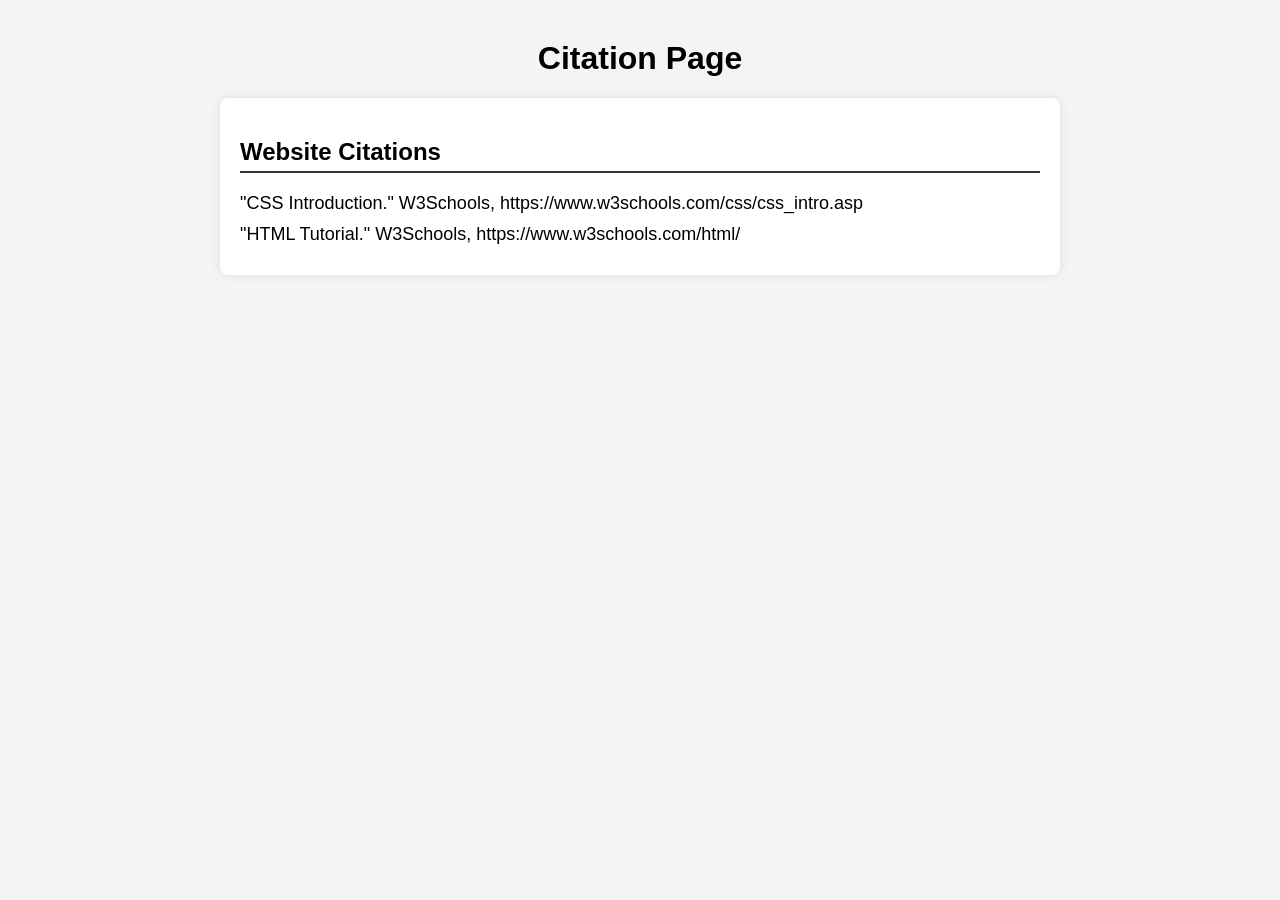
<file: citepage.html>
<!DOCTYPE html>
<html lang="en">
<head>
    <meta charset="UTF-8">
    <meta name="viewport" content="width=device-width, initial-scale=1.0">
    <title>Citation Page</title>
    <style>
        body {
            font-family: Arial, sans-serif;
            margin: 40px;
            padding: 0;
            background-color: #f4f4f4;
        }
        h1 {
            text-align: center;
        }
        .citation-section {
            background: white;
            padding: 20px;
            margin: 20px auto;
            border-radius: 8px;
            box-shadow: 0 0 10px rgba(0, 0, 0, 0.1);
            max-width: 800px;
        }
        .citation-section h2 {
            border-bottom: 2px solid #333;
            padding-bottom: 5px;
        }
        .citation {
            margin: 10px 0;
            font-size: 18px;
        }
    </style>
</head>
<body>
    <h1>Citation Page</h1>
    
    <div class="citation-section">
        <h2>Website Citations</h2>
        <p class="citation">"CSS Introduction." W3Schools, https://www.w3schools.com/css/css_intro.asp</p>
        <p class="citation">"HTML Tutorial." W3Schools, https://www.w3schools.com/html/</p>
    </div>
</body>
</html>
</file>
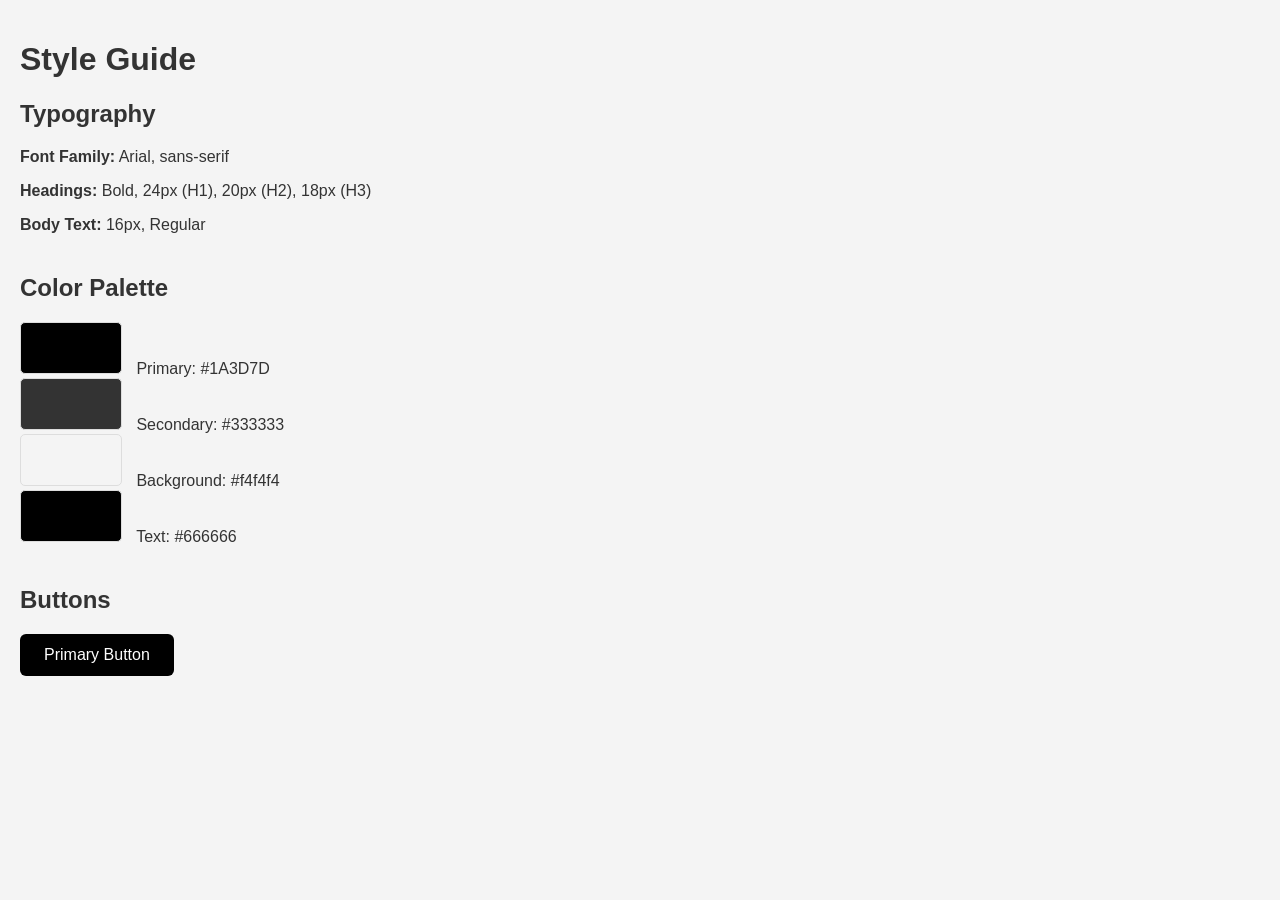
<file: completestyleguide.html>
<!DOCTYPE html>
<html lang="en">
<head>
    <meta charset="UTF-8">
    <meta name="viewport" content="width=device-width, initial-scale=1.0">
    <title>Style Guide</title>
    <style>
        body {
            font-family: Arial, sans-serif;
            margin: 0;
            padding: 20px;
            background-color: #f4f4f4;
            color: #333;
        }
        h1, h2, h3 {
            color: #333;
        }
        .section {
            margin-bottom: 40px;
        }
        .color-box {
            display: inline-block;
            width: 100px;
            height: 50px;
            margin-right: 10px;
            border-radius: 5px;
            border: 1px solid #ddd;
        }
        .primary-color { background-color: #000000; }
        .secondary-color { background-color: #333333; }
        .background-color { background-color: #f4f4f4; }
        .text-color { background-color: #000000; }
        .button {
            display: inline-block;
            padding: 12px 24px;
            background-color: #000000;
            color: white;
            text-decoration: none;
            border-radius: 6px;
            font-size: 16px;
            border: none;
            cursor: pointer;
        }
        .button:hover {
            background-color: #333333;
        }
    </style>
</head>
<body>
    <h1>Style Guide</h1>
    
    <div class="section">
        <h2>Typography</h2>
        <p><strong>Font Family:</strong> Arial, sans-serif</p>
        <p><strong>Headings:</strong> Bold, 24px (H1), 20px (H2), 18px (H3)</p>
        <p><strong>Body Text:</strong> 16px, Regular</p>
    </div>
    
    <div class="section">
        <h2>Color Palette</h2>
        <div class="color-box primary-color"></div> Primary: #1A3D7D<br>
        <div class="color-box secondary-color"></div> Secondary: #333333<br>
        <div class="color-box background-color"></div> Background: #f4f4f4<br>
        <div class="color-box text-color"></div> Text: #666666
    </div>
    
    <div class="section">
        <h2>Buttons</h2>
        <button class="button">Primary Button</button>
    </div>
</body>
</html>
</file>
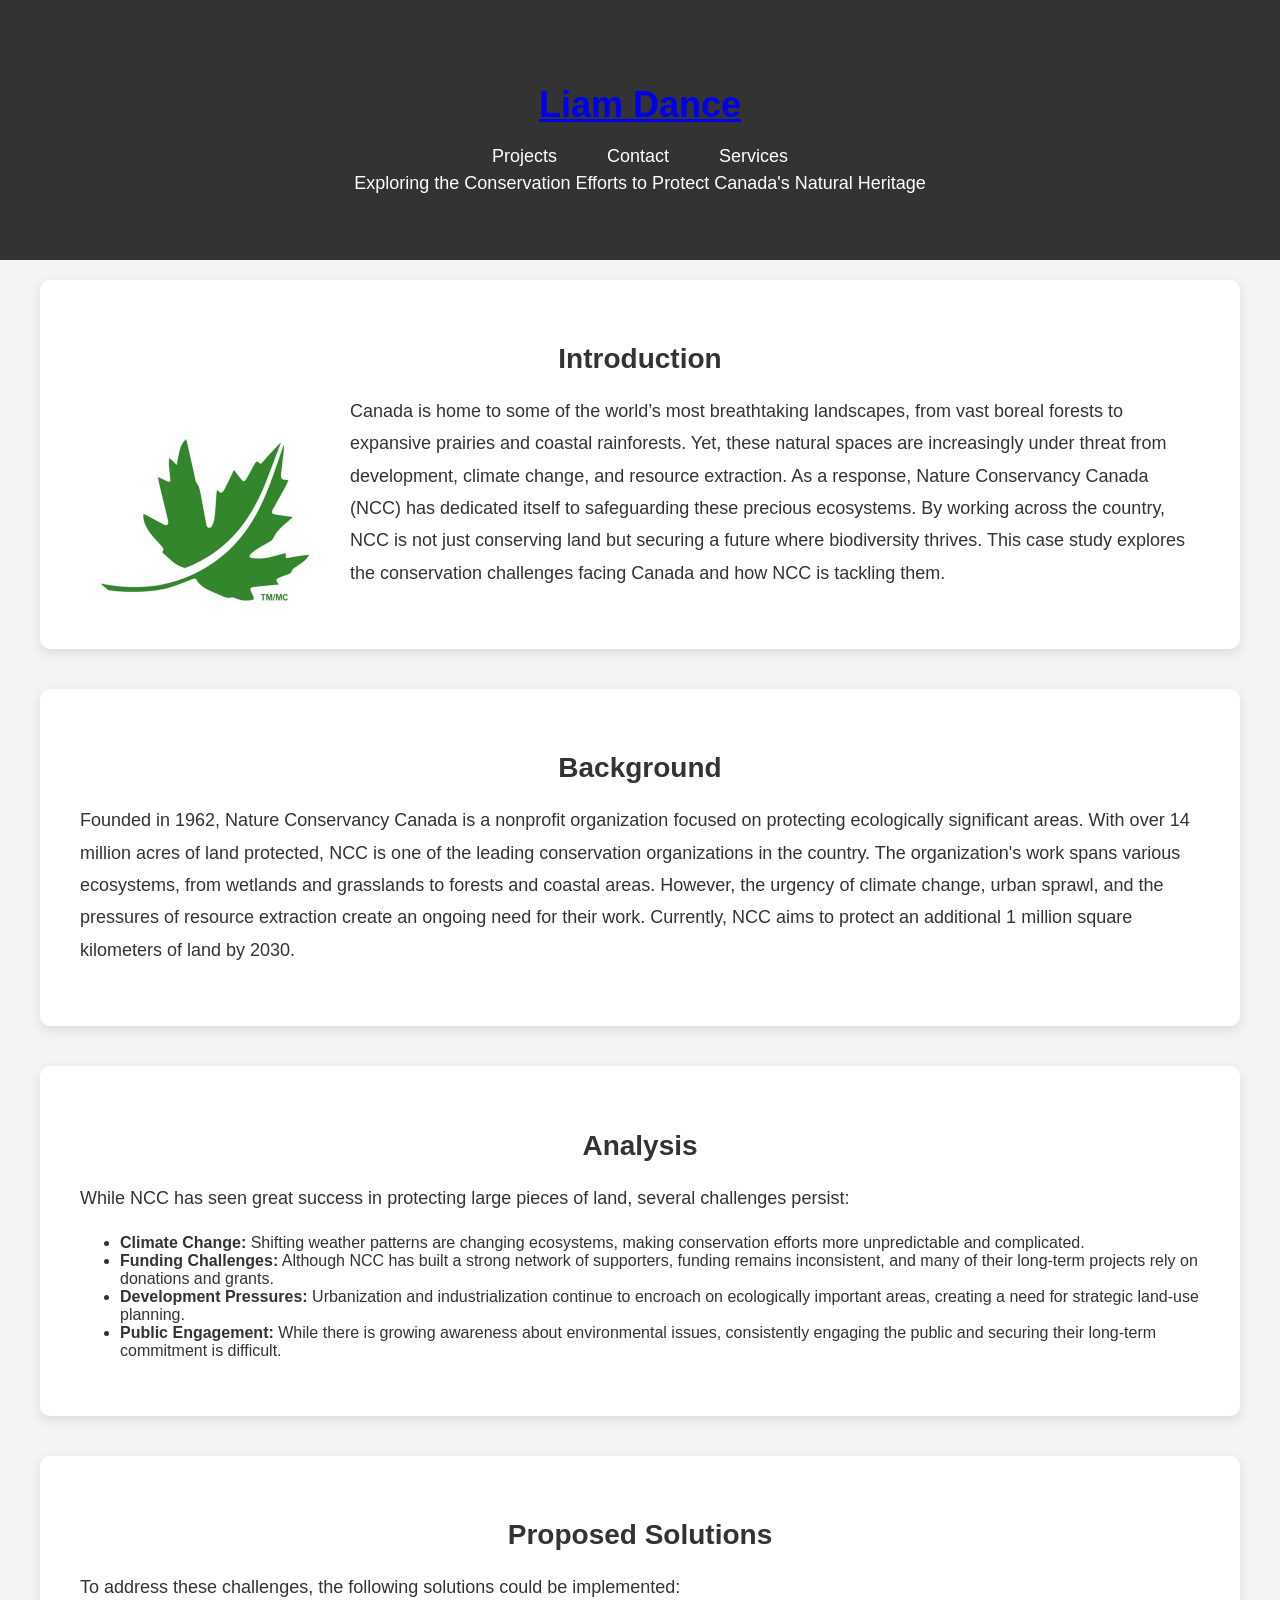
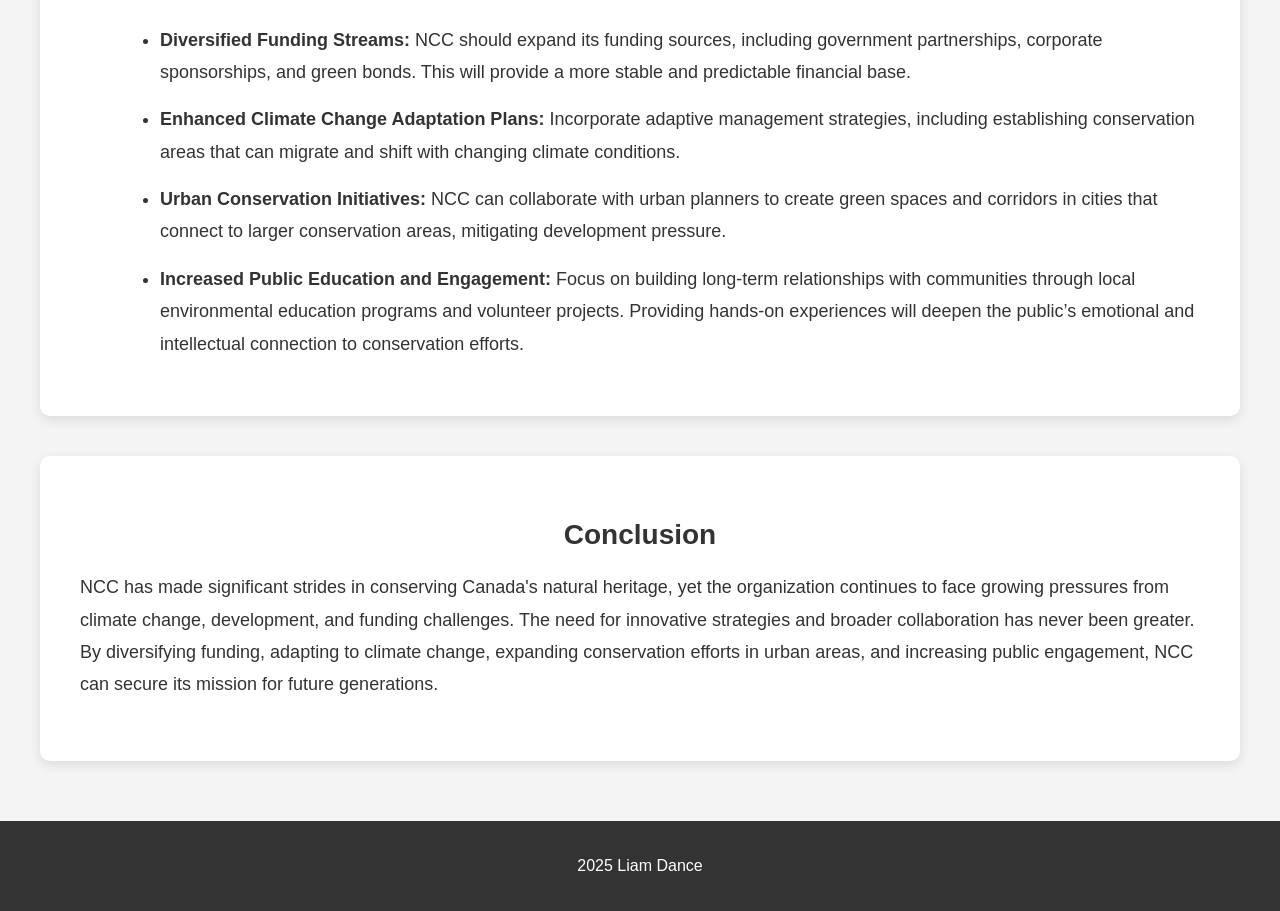
<file: portfoliowebsitecasestudydesktoppage.html>
<!DOCTYPE html>
<html lang="en">
<head>
    <meta charset="UTF-8">
    <meta name="viewport" content="width=device-width, initial-scale=1.0">
    <title>Case Study: Nature Conservancy Canada (NCC)</title>
    <link rel="stylesheet" href="css/main.css">
</head>
<body>

    <header>
        <a href="index.html"><h1>Liam Dance</h1></a>
        <nav>
            <a href="#projects">Projects</a>
            <a href="#contact">Contact</a>
            <a href="#services">Services</a>
        </nav>
        <p>Exploring the Conservation Efforts to Protect Canada's Natural Heritage</p>
    </header>

    <div class="container">
        <div class="section intro">
            <h2>Introduction</h2>
            <img src="compressed_ncc_logo.jpg" alt="Nature Conservancy Canada Landscape">
            <p>Canada is home to some of the world’s most breathtaking landscapes, from vast boreal forests to expansive prairies and coastal rainforests. Yet, these natural spaces are increasingly under threat from development, climate change, and resource extraction. As a response, Nature Conservancy Canada (NCC) has dedicated itself to safeguarding these precious ecosystems. By working across the country, NCC is not just conserving land but securing a future where biodiversity thrives. This case study explores the conservation challenges facing Canada and how NCC is tackling them.</p>
        </div>

        <div class="section background">
            <h2>Background</h2>
            <p>Founded in 1962, Nature Conservancy Canada is a nonprofit organization focused on protecting ecologically significant areas. With over 14 million acres of land protected, NCC is one of the leading conservation organizations in the country. The organization's work spans various ecosystems, from wetlands and grasslands to forests and coastal areas. However, the urgency of climate change, urban sprawl, and the pressures of resource extraction create an ongoing need for their work. Currently, NCC aims to protect an additional 1 million square kilometers of land by 2030.</p>
        </div>

        <div class="section analysis">
            <h2>Analysis</h2>
            <p>While NCC has seen great success in protecting large pieces of land, several challenges persist:</p>
            <ul>
                <li><strong>Climate Change:</strong> Shifting weather patterns are changing ecosystems, making conservation efforts more unpredictable and complicated.</li>
                <li><strong>Funding Challenges:</strong> Although NCC has built a strong network of supporters, funding remains inconsistent, and many of their long-term projects rely on donations and grants.</li>
                <li><strong>Development Pressures:</strong> Urbanization and industrialization continue to encroach on ecologically important areas, creating a need for strategic land-use planning.</li>
                <li><strong>Public Engagement:</strong> While there is growing awareness about environmental issues, consistently engaging the public and securing their long-term commitment is difficult.</li>
            </ul>
        </div>

        <div class="section solutions">
            <h2>Proposed Solutions</h2>
            <p>To address these challenges, the following solutions could be implemented:</p>
            <ul>
                <li><strong>Diversified Funding Streams:</strong> NCC should expand its funding sources, including government partnerships, corporate sponsorships, and green bonds. This will provide a more stable and predictable financial base.</li>
                <li><strong>Enhanced Climate Change Adaptation Plans:</strong> Incorporate adaptive management strategies, including establishing conservation areas that can migrate and shift with changing climate conditions.</li>
                <li><strong>Urban Conservation Initiatives:</strong> NCC can collaborate with urban planners to create green spaces and corridors in cities that connect to larger conservation areas, mitigating development pressure.</li>
                <li><strong>Increased Public Education and Engagement:</strong> Focus on building long-term relationships with communities through local environmental education programs and volunteer projects. Providing hands-on experiences will deepen the public’s emotional and intellectual connection to conservation efforts.</li>
            </ul>
        </div>

        <div class="section conclusion">
            <h2>Conclusion</h2>
            <p>NCC has made significant strides in conserving Canada's natural heritage, yet the organization continues to face growing pressures from climate change, development, and funding challenges. The need for innovative strategies and broader collaboration has never been greater. By diversifying funding, adapting to climate change, expanding conservation efforts in urban areas, and increasing public engagement, NCC can secure its mission for future generations.</p>
        </div>

    </div>

    <footer>
        <p>2025 Liam Dance</p>
    </footer>

</body>
</html>
</file>
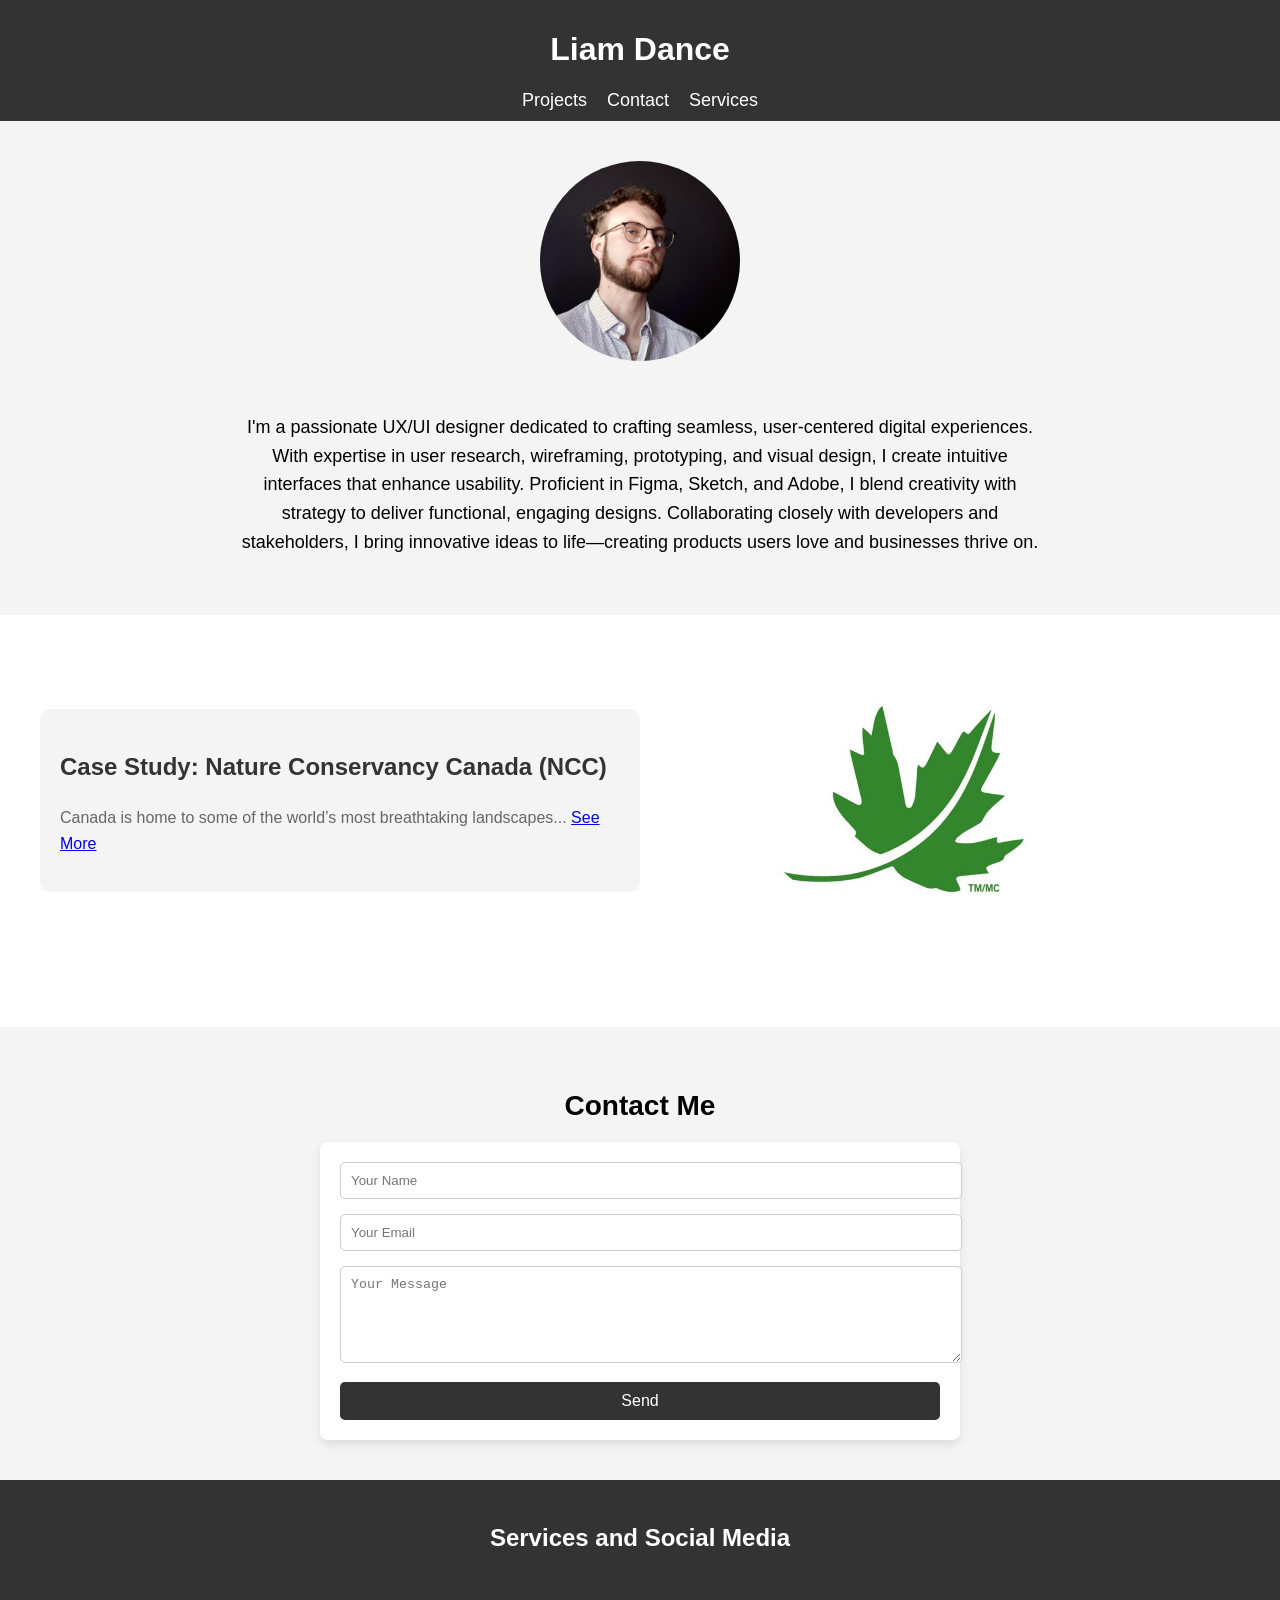
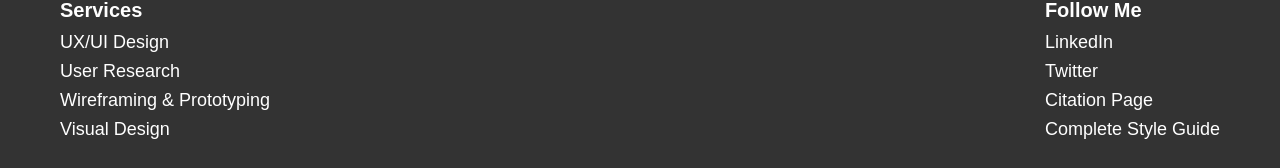
<file: portfoliowebsitedesktop.html>
<!DOCTYPE html>
<html lang="en">
<head>
    <meta charset="UTF-8">
    <meta name="viewport" content="width=device-width, initial-scale=1.0">
    <title>Liam Dance - UX/UI Designer</title>
    <style>
        body {
            font-family: Arial, sans-serif;
            margin: 0;
            padding: 0;
        }
        header {
            background-color: #333;
            padding: 10px;
            text-align: center;
            color: white;
        }
        header nav {
            display: flex;
            justify-content: center;
            gap: 20px;
        }
        header nav a {
            color: white;
            text-decoration: none;
            font-size: 18px;
        }
        header nav a:hover {
            text-decoration: underline;
        }
        .bio-section {
            padding: 40px;
            text-align: center;
            background-color: #f4f4f4;
        }
        .bio-section img {
            border-radius: 70%;
            width: 200px;
            height: 200px;
            object-fit: cover;
            margin-bottom: 30px;
        }
        .bio-text {
            max-width: 800px;
            margin: 0 auto;
            font-size: 18px;
            line-height: 1.6;
        }
        .projects-section {
            padding: 40px;
            background-color: #fff;
        }
        .project {
            display: flex;
            justify-content: space-between;
            align-items: center;
            margin-bottom: 40px;
        }
        .project-content {
            max-width: 50%;
            text-align: left;
        }
        .project-image {
            max-width: 40%;
            margin-left: 20px;
        }
        .project-card {
            background-color: #f4f4f4;
            padding: 20px;
            border-radius: 10px;
        }
        .project-card h3 {
            font-size: 24px;
            color: #333;
        }
        .project-card p {
            font-size: 16px;
            color: #666;
            line-height: 1.6;
        }
        .project:nth-child(even) {
            flex-direction: row-reverse;
        }

        .contact-section {
            padding: 40px;
            background-color: #f4f4f4;
            text-align: center;
        }
        .contact-section h2 {
            font-size: 28px;
            margin-bottom: 20px;
        }
        .contact-form {
            max-width: 600px;
            margin: 0 auto;
            background-color: white;
            padding: 20px;
            border-radius: 8px;
            box-shadow: 0 4px 10px rgba(0, 0, 0, 0.1);
        }
        .contact-form input,
        .contact-form textarea {
            width: 100%;
            padding: 10px;
            margin-bottom: 15px;
            border-radius: 5px;
            border: 1px solid #ccc;
        }
        .contact-form button {
            width: 100%;
            padding: 10px;
            background-color: #333;
            color: white;
            border: none;
            border-radius: 5px;
            font-size: 16px;
            cursor: pointer;
        }
        .contact-form button:hover {
            background-color: #555;
        }

        footer {
            background-color: #333;
            color: white;
            padding: 20px 0;
            text-align: center;
        }
        footer h3 {
            margin-bottom: 20px;
            font-size: 24px;
        }
        footer .footer-container {
            display: flex;
            justify-content: space-between;
            align-items: flex-start;
            max-width: 1200px;
            margin: 0 auto;
            padding: 0 20px;
        }
        footer .footer-section {
            padding: 0 20px;
            text-align: left;
        }
        footer .footer-section h4 {
            font-size: 20px;
            margin-bottom: 10px;
        }
        footer .footer-section a {
            display: block;
            color: white;
            text-decoration: none;
            font-size: 18px;
            margin-bottom: 8px;
        }
        footer .footer-section a:hover {
            text-decoration: underline;
        }

        /* Responsive Styles */
        @media screen and (max-width: 768px) {
            header nav {
                flex-direction: column;
                gap: 10px;
            }
            .project {
                flex-direction: column;
                align-items: center;
            }
            .project-content, .project-image {
                max-width: 100%;
                text-align: center;
                margin: 0;
            }
            .project:nth-child(even) {
                flex-direction: column;
            }
            .footer-container {
                flex-direction: column;
                align-items: center;
                text-align: center;
            }
            footer .footer-section {
                text-align: center;
                padding: 10px;
            }
            footer .footer-section h4 {
                font-size: 18px;
            }
            footer .footer-section a {
                font-size: 16px;
            }
        }

        @media screen and (max-width: 480px) {
            header h1 {
                font-size: 22px;
            }
            header nav a {
                font-size: 16px;
            }
            .bio-section {
                padding: 20px;
            }
            .bio-text {
                font-size: 16px;
            }
            .project-card h3 {
                font-size: 20px;
            }
            .project-card p {
                font-size: 14px;
            }
            .contact-form {
                padding: 15px;
            }
            .contact-form input,
            .contact-form textarea {
                padding: 8px;
            }
            .contact-form button {
                font-size: 14px;
            }
            footer h3 {
                font-size: 20px;
            }
            footer .footer-section h4 {
                font-size: 16px;
            }
            footer .footer-section a {
                font-size: 14px;
            }
        }
    </style>
</head>
<body>

<header>
    <h1>Liam Dance</h1>
    <nav>
        <a href="#projects">Projects</a>
        <a href="#contact">Contact</a>
        <a href="#services">Services</a>
    </nav>
</header>

<section class="bio-section">
    <img src="compressed_image.jpg" alt="Liam Dance">
    <div class="bio-text">
        <p>I'm a passionate UX/UI designer dedicated to crafting seamless, user-centered digital experiences. With expertise in user research, wireframing, prototyping, and visual design, I create intuitive interfaces that enhance usability. Proficient in Figma, Sketch, and Adobe, I blend creativity with strategy to deliver functional, engaging designs. Collaborating closely with developers and stakeholders, I bring innovative ideas to life—creating products users love and businesses thrive on.</p>
    </div>
</section>

<section class="projects-section" id="projects">
    <div class="project">
        <div class="project-content">
            <div class="project-card">
                <h3>Case Study: Nature Conservancy Canada (NCC)</h3>
                <p>Canada is home to some of the world’s most breathtaking landscapes... <a href="portfoliowebsitecasestudydesktoppage.html">See More</a></p>
            </div>
        </div>
        <div class="project-image">
            <img src="compressed_ncc_logo.jpg" alt="Nature Conservancy Canada Project" width="60%">
        </div>
    </div>
</section>

<section class="contact-section" id="contact">
    <h2>Contact Me</h2>
    <form class="contact-form" action="submit_form.php" method="POST">
        <input type="text" name="name" placeholder="Your Name" required>
        <input type="email" name="email" placeholder="Your Email" required>
        <textarea name="message" rows="5" placeholder="Your Message" required></textarea>
        <button type="submit">Send</button>
    </form>
</section>

<footer>
    <h3>Services and Social Media</h3>
    <div class="footer-container">
        <div class="footer-section">
            <h4>Services</h4>
            <a href="#services">UX/UI Design</a>
            <a href="#services">User Research</a>
            <a href="#services">Wireframing & Prototyping</a>
            <a href="#services">Visual Design</a>
        </div>
        <div class="footer-section">
            <h4>Follow Me</h4>
            <a href="https://www.linkedin.com/in/your-profile" target="_blank">LinkedIn</a>
            <a href="https://twitter.com/your-profile" target="_blank">Twitter</a>
            <a href="citepage.html" target="_blank">Citation Page</a>
            <a href="completestyleguide.html" target="_blank">Complete Style Guide</a>
        </div>
    </div>
</footer>

</body>
</html>
</file>
<file: css/main.css>
body {
            font-family: Arial, sans-serif;
            margin: 0;
            padding: 0;
        }
        header {
            background-color: #333;
            padding: 10px;
            text-align: center;
            color: white;
        }
        header nav {
            display: flex;
            justify-content: center;
            gap: 20px;
        }
        header nav a {
            color: white;
            text-decoration: none;
            font-size: 18px;
        }
        header nav a:hover {
            text-decoration: underline;
        }
        .bio-section {
            padding: 40px;
            text-align: center;
            background-color: #f4f4f4;
        }
        .bio-section img {
            border-radius: 70%;
            width: 200px;
            height: 200px;
            object-fit: cover;
            margin-bottom: 30px;
        }
        .bio-text {
            max-width: 800px;
            margin: 0 auto;
            font-size: 18px;
            line-height: 1.6;
        }
        .projects-section {
            padding: 40px;
            background-color: #fff;
        }
        .project {
            display: flex;
            justify-content: space-between;
            align-items: center;
            margin-bottom: 40px;
        }
        .project-content {
            max-width: 50%;
            text-align: left;
        }
        .project-image {
            max-width: 40%;
            margin-left: 20px;
        }
        .project-card {
            background-color: #f4f4f4;
            padding: 20px;
            border-radius: 10px;
        }
        .project-card h3 {
            font-size: 24px;
            color: #333;
        }
        .project-card p {
            font-size: 16px;
            color: #666;
            line-height: 1.6;
        }
        .project:nth-child(even) {
            flex-direction: row-reverse;
        }

        .contact-section {
            padding: 40px;
            background-color: #f4f4f4;
            text-align: center;
        }
        .contact-section h2 {
            font-size: 28px;
            margin-bottom: 20px;
        }
        .contact-form {
            max-width: 600px;
            margin: 0 auto;
            background-color: white;
            padding: 20px;
            border-radius: 8px;
            box-shadow: 0 4px 10px rgba(0, 0, 0, 0.1);
        }
        .contact-form input,
        .contact-form textarea {
            width: 100%;
            padding: 10px;
            margin-bottom: 15px;
            border-radius: 5px;
            border: 1px solid #ccc;
        }
        .contact-form button {
            width: 100%;
            padding: 10px;
            background-color: #333;
            color: white;
            border: none;
            border-radius: 5px;
            font-size: 16px;
            cursor: pointer;
        }
        .contact-form button:hover {
            background-color: #555;
        }

        footer {
            background-color: #333;
            color: white;
            padding: 20px 0;
            text-align: center;
        }
        footer h3 {
            margin-bottom: 20px;
            font-size: 24px;
        }
        footer .footer-container {
            display: flex;
            justify-content: space-between;
            align-items: flex-start;
            max-width: 1200px;
            margin: 0 auto;
            padding: 0 20px;
        }
        footer .footer-section {
            padding: 0 20px;
            text-align: left;
        }
        footer .footer-section h4 {
            font-size: 20px;
            margin-bottom: 10px;
        }
        footer .footer-section a {
            display: block;
            color: white;
            text-decoration: none;
            font-size: 18px;
            margin-bottom: 8px;
        }
        footer .footer-section a:hover {
            text-decoration: underline;
        }
        @media screen and (max-width: 768px) {
            header nav {
                flex-direction: column;
                gap: 10px;
            }
            .project {
                flex-direction: column;
                align-items: center;
            }
            .project-content, .project-image {
                max-width: 100%;
                text-align: center;
                margin: 0;
            }
            .project:nth-child(even) {
                flex-direction: column;
            }
            .footer-container {
                flex-direction: column;
                align-items: center;
                text-align: center;
            }
            footer .footer-section {
                text-align: center;
                padding: 10px;
            }
            footer .footer-section h4 {
                font-size: 18px;
            }
            footer .footer-section a {
                font-size: 16px;
            }
        }

        @media screen and (max-width: 480px) {
            header h1 {
                font-size: 22px;
            }
            header nav a {
                font-size: 16px;
            }
            .bio-section {
                padding: 20px;
            }
            .bio-text {
                font-size: 16px;
            }
            .project-card h3 {
                font-size: 20px;
            }
            .project-card p {
                font-size: 14px;
            }
            .contact-form {
                padding: 15px;
            }
            .contact-form input,
            .contact-form textarea {
                padding: 8px;
            }
            .contact-form button {
                font-size: 14px;
            }
            footer h3 {
                font-size: 20px;
            }
            footer .footer-section h4 {
                font-size: 16px;
            }
            footer .footer-section a {
                font-size: 14px;
            }
        }



        /* ------------ portfolio website project css  --------- */

        body {
            font-family: 'Arial', sans-serif;
            margin: 0;
            padding: 0;
            background-color: #f4f4f4;
            color: #333;
        }

        h2, h3 {
            color: #333;
            text-align: center;
        }

        .container {
            max-width: 1200px;
            margin: 0 auto;
            padding: 20px;
        }

        .section {
            margin-bottom: 60px;
        }

        .section img {
            width: 250px; 
            height: auto;
            float: left; 
            margin-right: 20px; 
            margin-bottom: 20px; 
            border-radius: 8px;
        }

        header {
            background-color: #333;
            color: white;
            padding: 60px 20px;
            text-align: center;
        }

        header h1 {
            font-size: 36px;
            margin-bottom: 20px;
        }

        header p {
            font-size: 18px;
            max-width: 800px;
            margin: 0 auto;
            line-height: 1.8;
        }

        nav {
            margin-top: 20px;
        }

        nav a {
            color: white;
            text-decoration: none;
            font-size: 18px;
            margin: 0 15px;
        }

        nav a:hover {
            text-decoration: underline;
        }

        .intro, .background, .analysis, .solutions, .conclusion {
            padding: 40px;
            background-color: #fff;
            border-radius: 10px;
            box-shadow: 0 4px 12px rgba(0, 0, 0, 0.1);
            margin-bottom: 40px;
        }

        .intro h2, .background h2, .analysis h2, .solutions h2, .conclusion h2 {
            font-size: 28px;
            margin-bottom: 20px;
        }

        .intro p, .background p, .analysis p, .solutions p, .conclusion p {
            font-size: 18px;
            line-height: 1.8;
            margin-bottom: 20px;
        }

        .solutions ul {
            list-style-type: disc;
            margin-left: 40px;
        }

        .solutions li {
            font-size: 18px;
            line-height: 1.8;
            margin-bottom: 15px;
        }

        footer {
            background-color: #333;
            color: white;
            padding: 20px 0;
            text-align: center;
        }

        footer p {
            font-size: 16px;
        }

    
        @media (max-width: 768px) {
            header {
                padding: 40px 20px;
            }

            header h1 {
                font-size: 28px;
            }

            header p {
                font-size: 16px;
            }

            .intro h2, .background h2, .analysis h2, .solutions h2, .conclusion h2 {
                font-size: 24px;
            }

            .intro p, .background p, .analysis p, .solutions p, .conclusion p {
                font-size: 16px;
                line-height: 1.6;
            }

            .solutions ul {
                margin-left: 20px;
            }

            footer p {
                font-size: 14px;
            }

            .section img {
                width: 100%;
                margin-right: 0;
                margin-bottom: 20px;
                float: none;
                display: block;
                margin-left: auto;
                margin-right: auto;
            }
        }

        @media (max-width: 480px) {
            header h1 {
                font-size: 24px;
            }

            header p {
                font-size: 14px;
            }

            .intro h2, .background h2, .analysis h2, .solutions h2, .conclusion h2 {
                font-size: 20px;
            }

            .intro p, .background p, .analysis p, .solutions p, .conclusion p {
                font-size: 14px;
                line-height: 1.4;
            }

            .solutions ul {
                margin-left: 10px;
            }

            footer p {
                font-size: 12px;
            }

            .section img {
                width: 100%;
                height: auto;
                margin-right: 0;
                margin-bottom: 15px;
                float: none;
                display: block;
                margin-left: auto;
                margin-right: auto;
            }
        }
</file>
